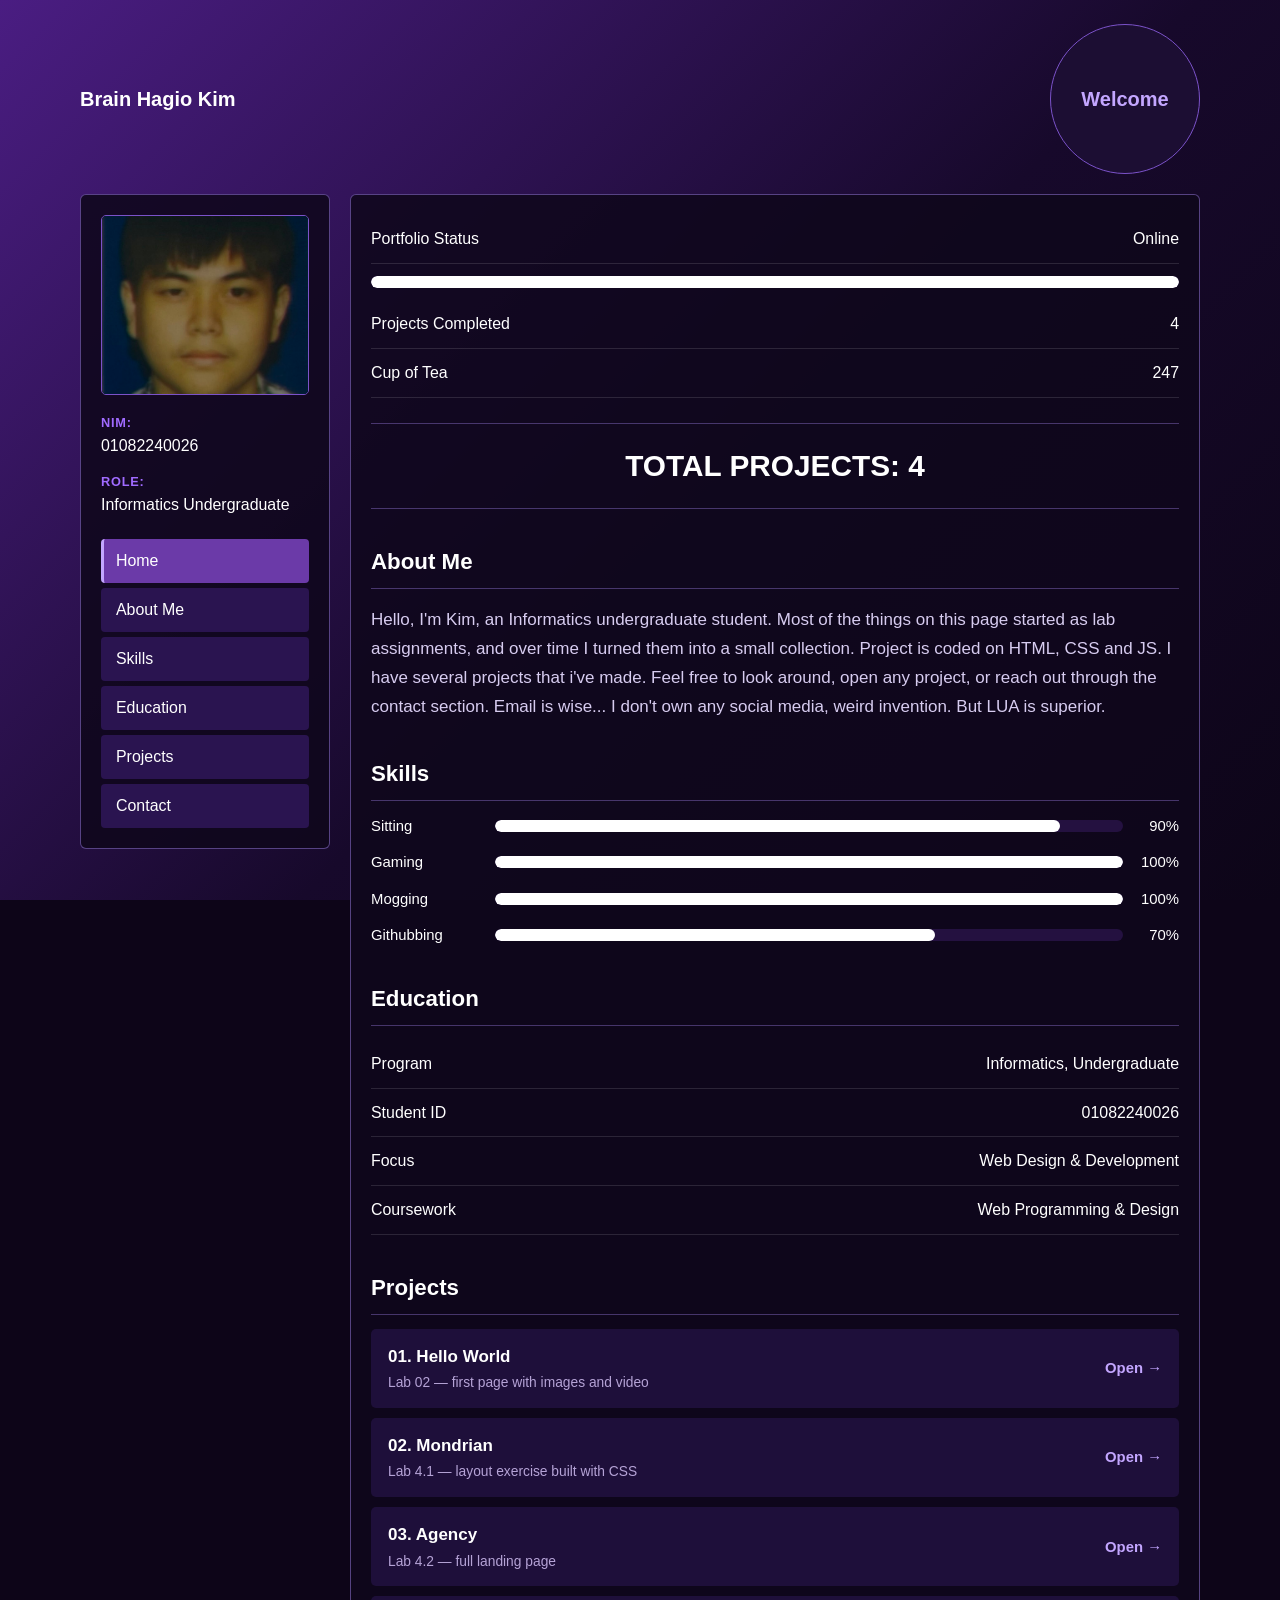
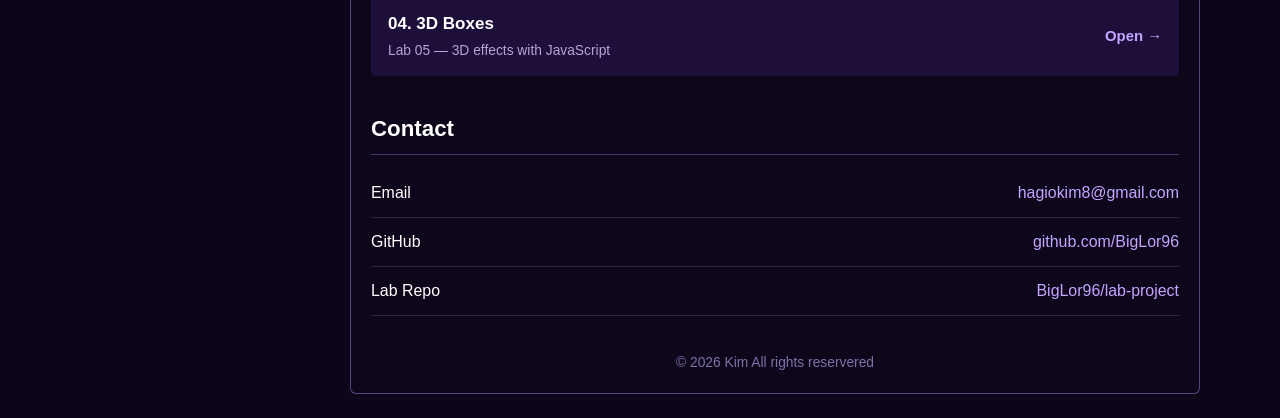
<file: index.html>
<!DOCTYPE html>
<html lang="en">
<head>
  <meta charset="UTF-8">
  <meta name="viewport" content="width=device-width, initial-scale=1.0">
  <title>Cairo69 Portfolio</title>
  <link rel="stylesheet" href="css/style.css">
</head>
<body>

  <header class="main-title">
    <strong>Brain Hagio Kim</strong><br>
    <div class="avatar" aria-hidden="true">Welcome</div>
  </header>

  <div class="container">

    <aside class="sidebar">
      <div class="logo-box"><img src="img/imagepfp.jpeg" alt="Profile picture"></div>

      <p class="info-label">NIM:</p>
      <p class="info-value">01082240026</p>

      <p class="info-label">Role:</p>
      <p class="info-value">Informatics Undergraduate</p>

      <nav aria-label="Main navigation">
        <a href="#home" class="menu-btn">Home</a>
        <a href="#about" class="menu-btn">About Me</a>
        <a href="#skills" class="menu-btn">Skills</a>
        <a href="#education" class="menu-btn">Education</a>
        <a href="#projects" class="menu-btn">Projects</a>
        <a href="#contact" class="menu-btn">Contact</a>
      </nav>
    </aside>

    <main class="content">

      <section id="home">
        <div class="row">
          <span>Portfolio Status</span>
          <span>Online</span>
        </div>
        <div class="bar">
          <div class="fill" style="width: 100%"></div>
        </div>
        <div class="row">
          <span>Projects Completed</span>
          <span>4</span>
        </div>
        <div class="row">
          <span>Cup of Tea</span>
          <span>247</span>
        </div>
        <h1 class="home-title">TOTAL PROJECTS: 4</h1>
      </section>

      <section id="about">
        <h2>About Me</h2>
        <p class="about-text">
            Hello, I'm Kim, an Informatics undergraduate student. Most of the
            things on this page started as lab assignments, and over time I
            turned them into a small collection. Project is coded on
            HTML, CSS and JS. I have several projects that i've made. Feel free to look around, open any
            project, or reach out through the contact section. Email is wise... I don't own any social media, weird invention. But LUA is superior.
        </p>
      </section>

      <section id="skills">
        <h2>Skills</h2>
        <div class="skill-row">
          <span>Sitting</span>
          <div class="bar"><div class="fill" style="width: 90%"></div></div>
          <span>90%</span>
        </div>
        <div class="skill-row">
          <span>Gaming</span>
          <div class="bar"><div class="fill" style="width: 100%"></div></div>
          <span>100%</span>
        </div>
        <div class="skill-row">
          <span>Mogging</span>
          <div class="bar"><div class="fill" style="width: 100%"></div></div>
          <span>100%</span>
        </div>
        <div class="skill-row">
          <span>Githubbing</span>
          <div class="bar"><div class="fill" style="width: 70%"></div></div>
          <span>70%</span>
        </div>
      </section>

      <section id="education">
        <h2>Education</h2>
        <div class="row">
          <span>Program</span>
          <span>Informatics, Undergraduate</span>
        </div>
        <div class="row">
          <span>Student ID</span>
          <span>01082240026</span>
        </div>
        <div class="row">
          <span>Focus</span>
          <span>Web Design &amp; Development</span>
        </div>
        <div class="row">
          <span>Coursework</span>
          <span>Web Programming &amp; Design</span>
        </div>
      </section>

      <section id="projects">
        <h2>Projects</h2>

        <a class="project" href="https://biglor96.github.io/lab-project/lab02-hello-world/tugas-lab02.html" target="_blank" rel="noopener noreferrer">
          <span>
            <b>01. Hello World</b>
            <small>Lab 02 — first page with images and video</small>
          </span>
          <span class="open">Open →</span>
        </a>

        <a class="project" href="https://biglor96.github.io/lab-project/lab04.1-mondrian/" target="_blank" rel="noopener noreferrer">
          <span>
            <b>02. Mondrian</b>
            <small>Lab 4.1 — layout exercise built with CSS</small>
          </span>
          <span class="open">Open →</span>
        </a>

        <a class="project" href="https://biglor96.github.io/lab-project/lab04.2-agency/" target="_blank" rel="noopener noreferrer">
          <span>
            <b>03. Agency</b>
            <small>Lab 4.2 — full landing page</small>
          </span>
          <span class="open">Open →</span>
        </a>

        <a class="project" href="https://biglor96.github.io/lab-project/lab05-3d-boxes/" target="_blank" rel="noopener noreferrer">
          <span>
            <b>04. 3D Boxes</b>
            <small>Lab 05 — 3D effects with JavaScript</small>
          </span>
          <span class="open">Open →</span>
        </a>
      </section>

      <section id="contact">
        <h2>Contact</h2>
        <div class="row">
          <span>Email</span>
          <a href="mailto:hagiokim8@gmail.com">hagiokim8@gmail.com</a>
        </div>
        <div class="row">
          <span>GitHub</span>
          <a href="https://github.com/BigLor96" target="_blank" rel="noopener noreferrer">github.com/BigLor96</a>
        </div>
        <div class="row">
          <span>Lab Repo</span>
          <a href="https://github.com/BigLor96/lab-project" target="_blank" rel="noopener noreferrer">BigLor96/lab-project</a>
        </div>
      </section>

      <p class="footer">© 2026 Kim All rights reservered</p>

    </main>

  </div>

  <script src="js/script.js"></script>
</body>
</html>
</file>
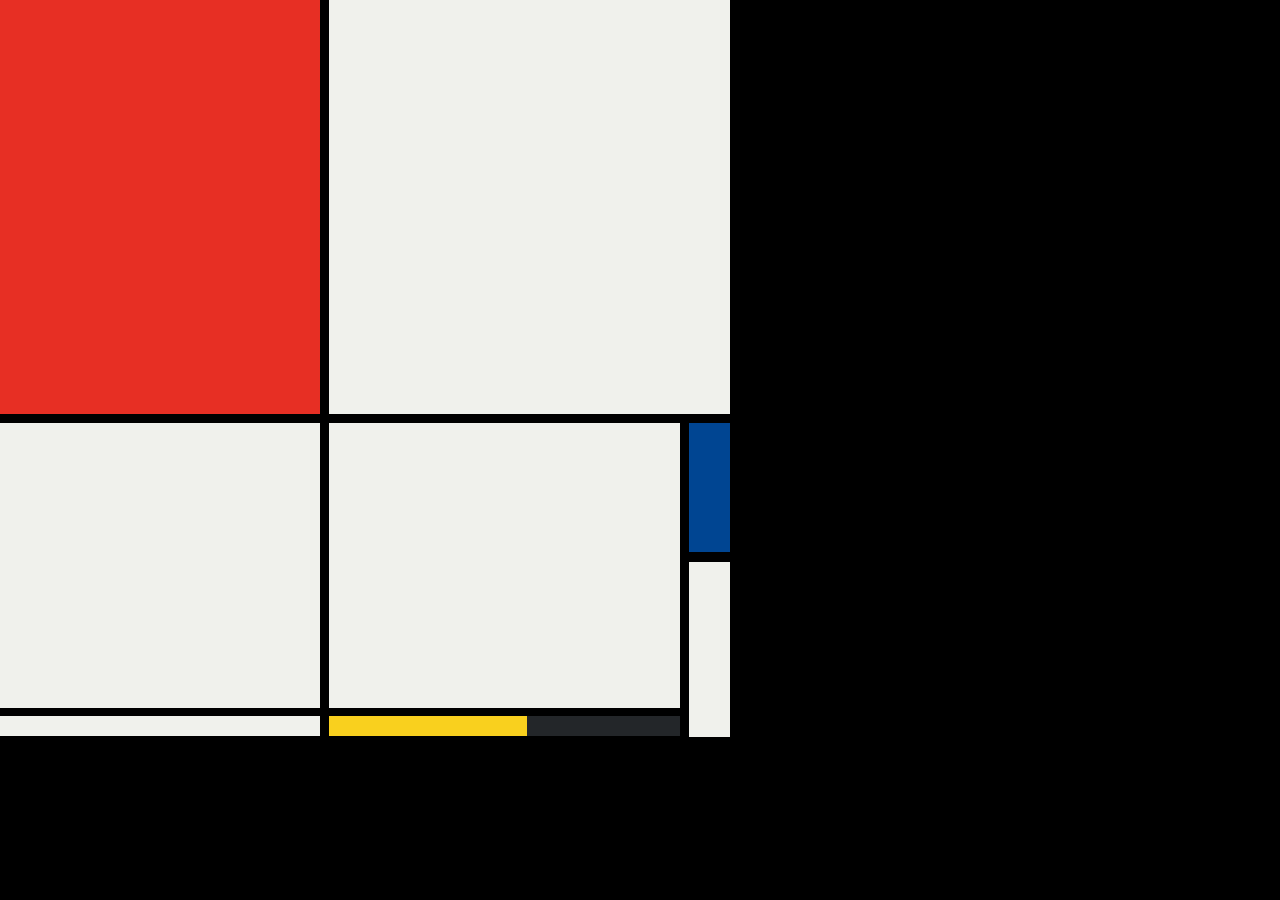
<file: lab04.1-mondrian/index.html>
<!DOCTYPE html>
<html lang="en">

<head>
  <meta charset="UTF-8">
  <meta name="viewport" content="width=device-width, initial-scale=1.0">
  <title>Mondrian Project</title>
 <style>
  * {
    margin: 0;
  }

  body {
    display: grid;
    grid-template-rows: 414px 120px 155px 20px;
    grid-template-columns: 320px 351px 50px;
    gap: 9px;
    background-color: #000;
    width: 748px;
    height: 748px;
  }
/* Section 1  */
    .red {
      background-color: #E72F24;
      grid-column: 1 / 3;
      grid-row: 1 / 3;
      height: 414px;
      width: 320px;
    }
    .top-right {
      background-color: #F0F1EC;
      grid-column: 2 / 3;
      grid-row: 1 / 3;
      height: 414px;
      width: 401px;
/* Section 2  */
    }
    .middle-left-large {
        background-color: #F0F1EC;
        grid-column: 1 / 3;
        grid-row: 2 / 3;
        height: 285px;
        width: 320px;
    }
    .middle-middle-large {
        background-color: #F0F1EC;
        grid-column: 2 / 3;
        grid-row: 2 / 3;
        height: 285px;
        width: 351px;
    }
    .blue {
        background-color: #004592;
        grid-column: 3 / 4;
        grid-row: 2 / 3;
        height: 130px;
        width: 41px;
    }
/* Section   */
    .middle2-right-small{
        background-color: #F0F1EC;
        grid-column: 3 / -1;
        grid-row: 3 / 4;
        border-top: 10px solid #000;
        height: 175px;
        width: 41px;
    }
    .middle2-left-medium{
        background-color: #F0F1EC;
        grid-column: 1 / 4;
        grid-row: 4 / 5;
        height: 20px;
        width: 320px;
    }
    .yellow {
        background-color: #F9D01E;
        grid-column: 2 / 3;
        grid-row: 4 / 5;
        height: 20px;
        width: 198px;
    }
    .black {
        background-color: #232629;
        grid-column: 2 / 3;
        grid-row: 4 / 5;
        height: 20px;
        width: 153px;
        justify-self: end;
    }






    /*
    Write your CSS here
    Gap Colour: #000
    White: #F0F1EC
    Red: #E72F24
    Black: #232629
    Blue: #004592
    Yellow: #F9D01E

    For dimensions, see dimensions.png image.
    HINT: Remember you can't change the properties of grid lines.
    But grid lines are transparent!
    */
  </style>
</head>

<body>

  <div class="red"></div>
  <div class="white top-right"></div>


  <div class="white middle-left-large"></div>
  <div class="white middle-middle-large"></div>
  <div class="blue"></div>
  <div class="white middle2-right-small"></div>


  <div class="white middle2-left-medium"></div>
  <div class="white middle2-middle-long"></div>



  <div class="yellow"></div>
  <div class="black"></div>
  <div class="white bottom-left-long"></div>
</body>

</html>
</file>
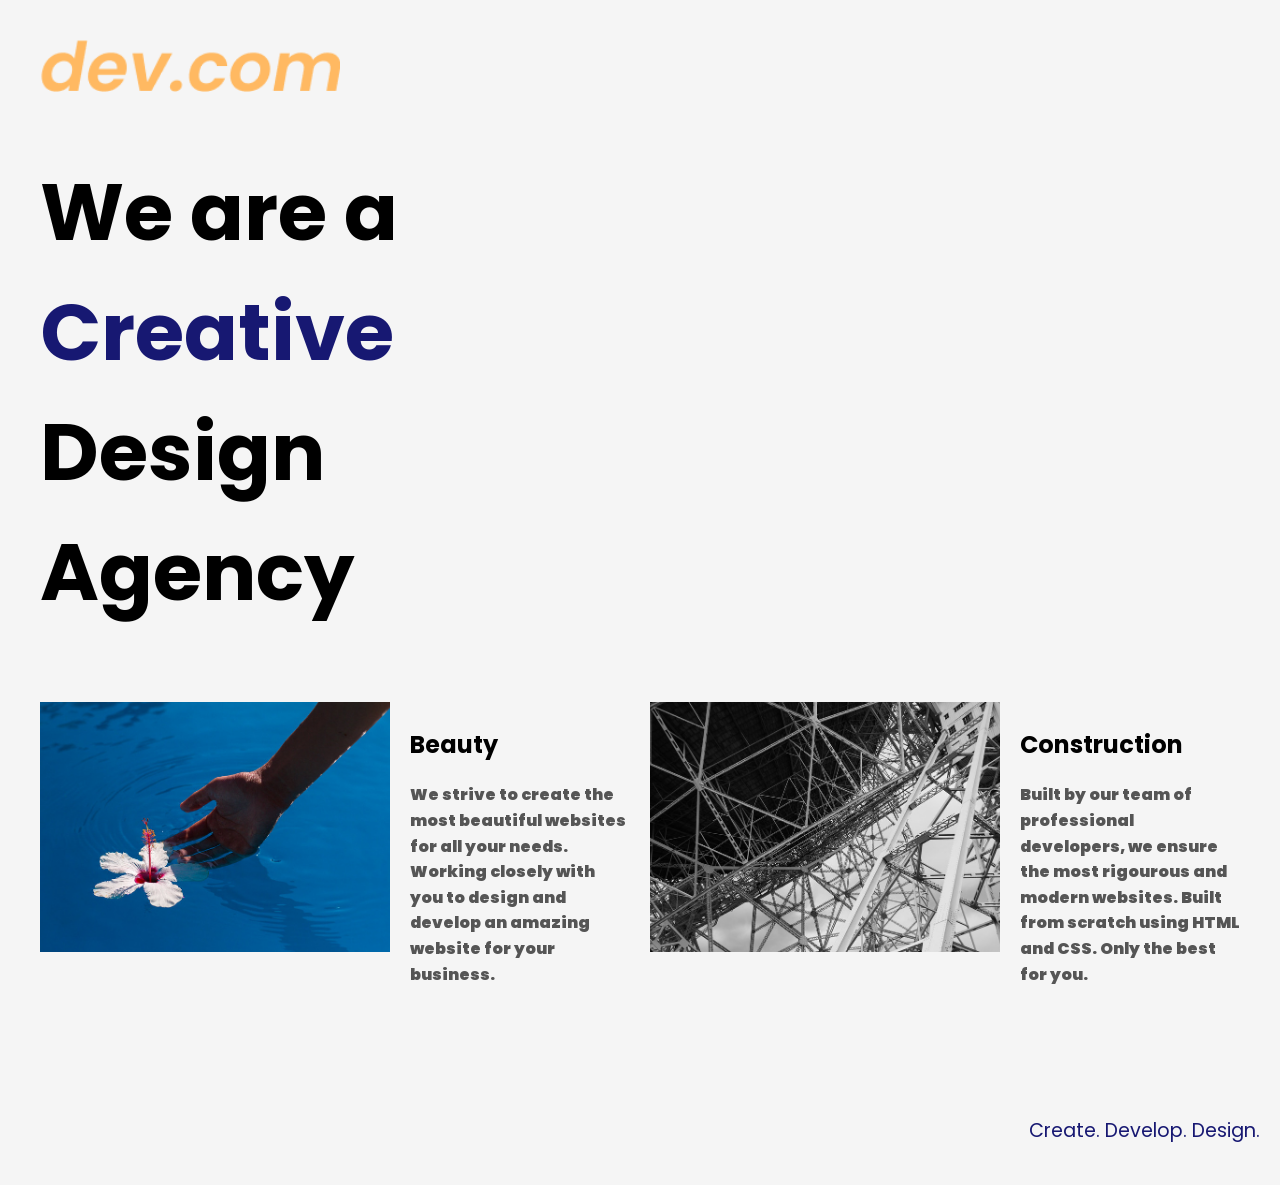
<file: lab04.2-agency/index.html>
<!DOCTYPE html>
<html lang="en">

<head>
  <meta charset="UTF-8">
  <meta name="viewport" content="width=device-width, initial-scale=1.0">
  <title>Agency</title>
  <link rel="stylesheet" href="./style.css">
  <link rel="preconnect" href="https://fonts.googleapis.com">
  <link rel="preconnect" href="https://fonts.gstatic.com" crossorigin>
  <link href="https://fonts.googleapis.com/css2?family=Poppins:wght@400;700&display=swap" rel="stylesheet">
</head>

<body>
  <div class="main">
    <img class="logo" src="./assets/images/logo.png" alt="logo">
    <h1>We are a <span class="blue-text">Creative </span>Design Agency</h1>

    <div class="left card">
      <img class="tile-image" src="./assets/images/beautiful.jpg" alt="hand and flower in water">
      <div class="card-content">
        <h2 class="card-title">Beauty</h2>
        <p class="card-text">We strive to create the most beautiful websites for all your needs. Working closely with you
          to
          design and
          develop an amazing website for your business.</p>
      </div>
    </div>

    <div class="right card">
      <img class="tile-image" src="./assets/images/construction.jpg" alt="metal structure">
      <div class="card-content">
        <h2 class="card-title">Construction</h2>
        <p class="card-text">Built by our team of professional developers, we ensure the most rigourous and modern websites. Built from
          scratch using HTML and CSS. Only the best for you.</p>
      </div>
    </div>

  </div>
  <footer>
    <p><span class="blue-text">Create. Develop. Design.</span></p>
  </footer>
</body>

</html>
</file>
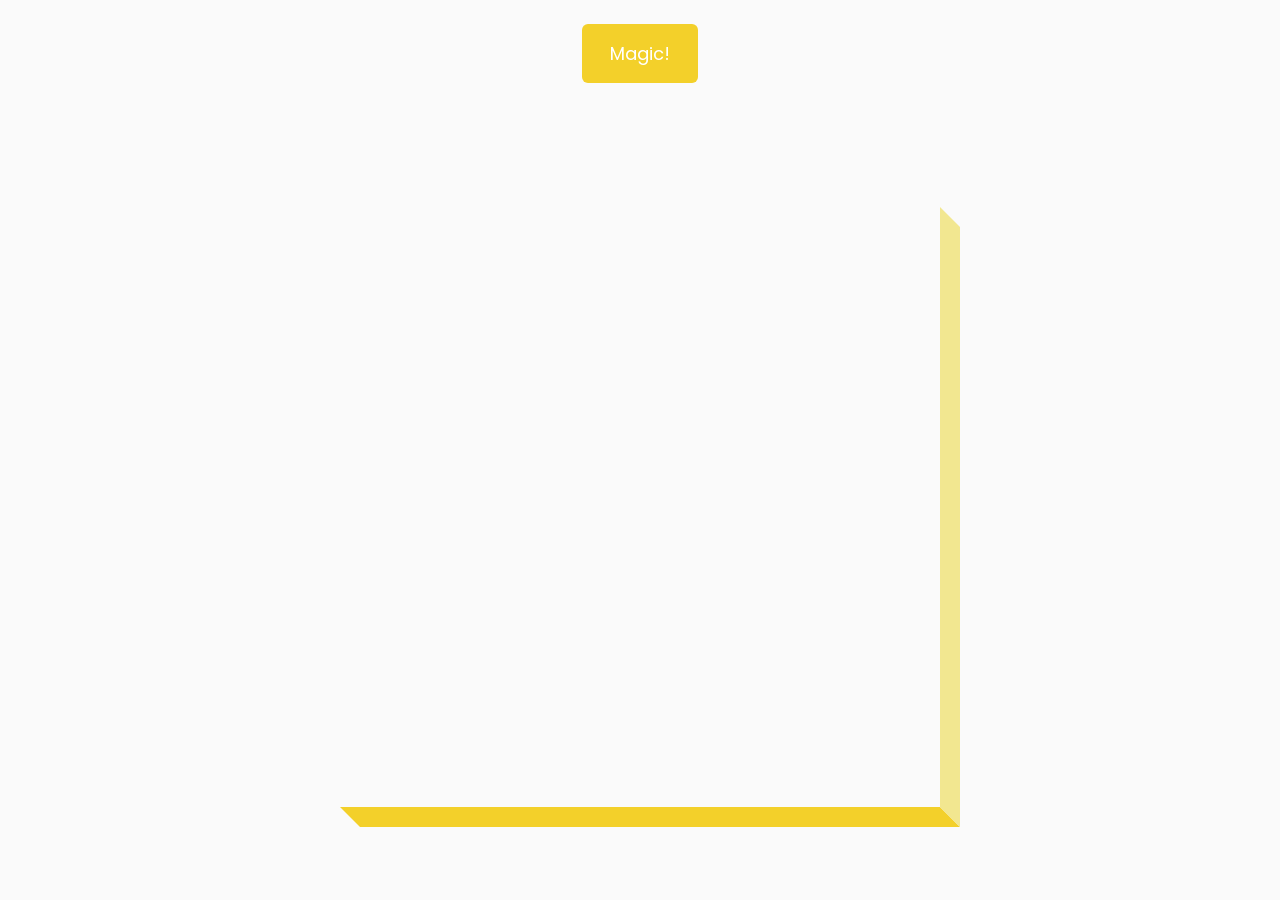
<file: lab05-3d-boxes/index.html>
<!DOCTYPE html>
<html lang="en">
  <head>
    <meta charset="UTF-8" />
    <meta name="viewport" content="width=device-width, initial-scale=1.0" />
    <link
      rel="stylesheet"
      href="https://cdnjs.cloudflare.com/ajax/libs/font-awesome/5.14.0/css/all.min.css"
      integrity="sha512-1PKOgIY59xJ8Co8+NE6FZ+LOAZKjy+KY8iq0G4B3CyeY6wYHN3yt9PW0XpSriVlkMXe40PTKnXrLnZ9+fkDaog=="
      crossorigin="anonymous"
    />
    <link rel="stylesheet" href="style.css" />
    <title>3D Boxes Background</title>
  </head>
  <body>
    <button id="btn" class="magic">Magic!</button>
    <div id="boxes" class="boxes big"></div>
    <script src="script.js"></script>
  </body>
</html>
</file>
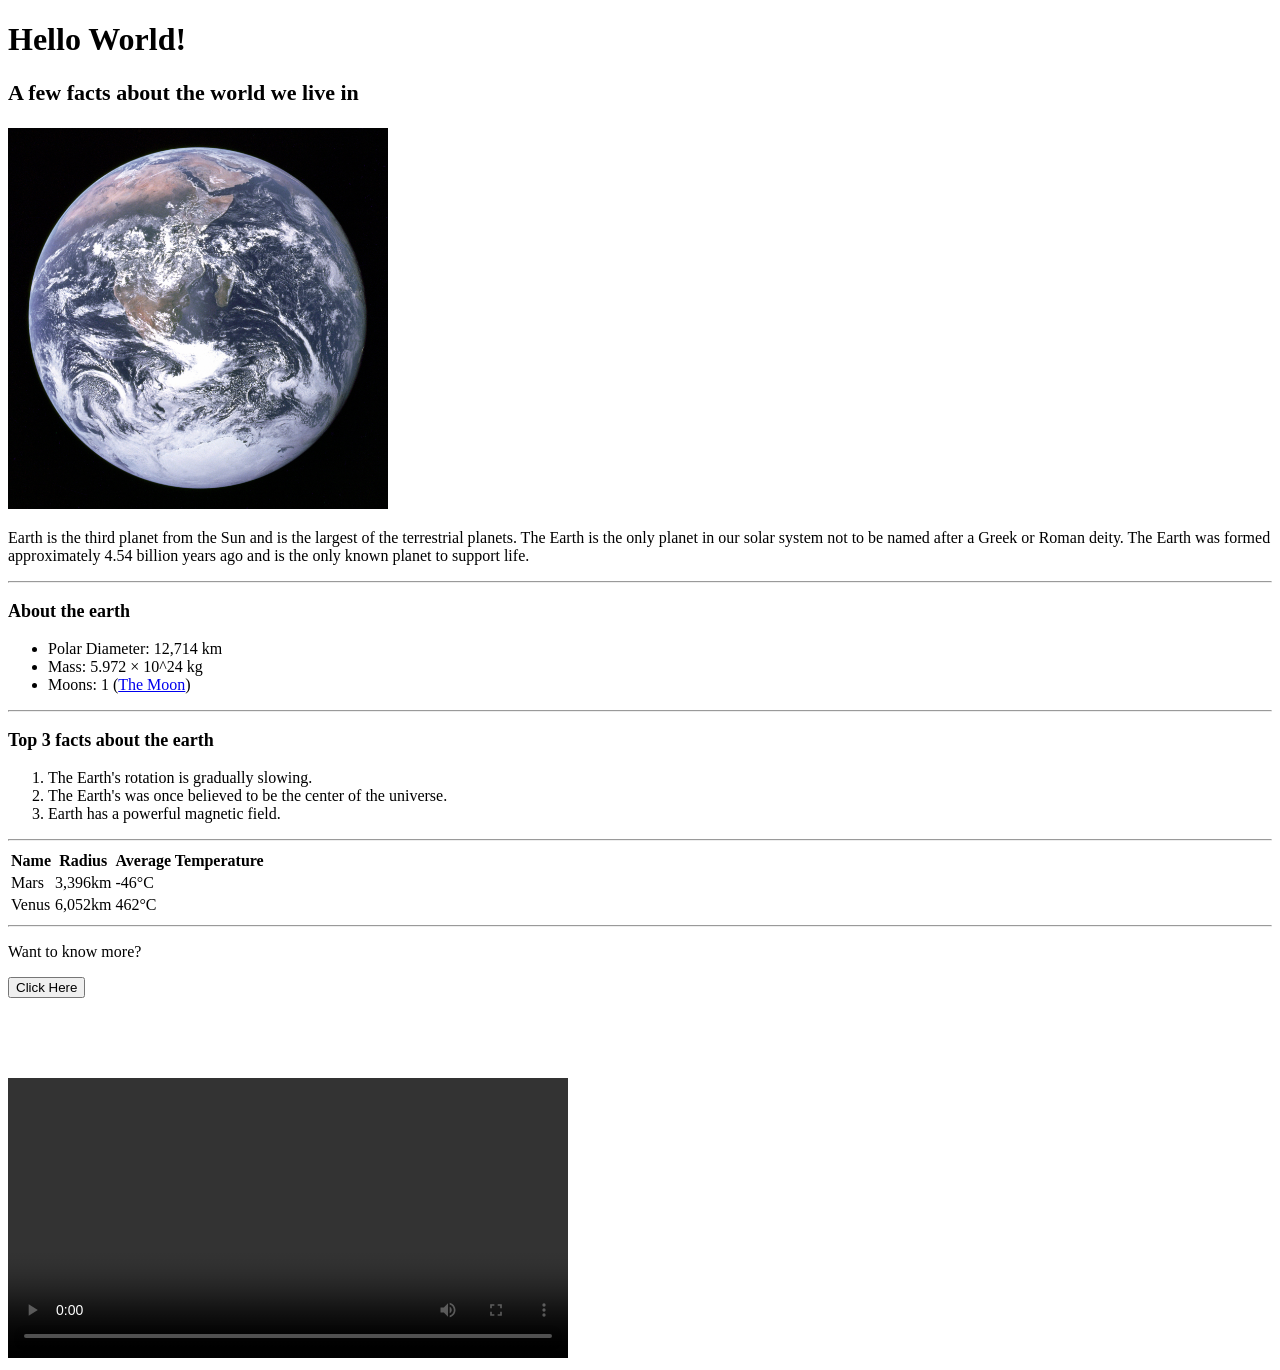
<file: tugas-lab02.html>
<!DOCTYPE html>
<html lang="en"
    <head>
        <meta charset="UTF-8">
        <meta name="viewport" content="width=device-width, initial-scale=1.0">
        <title>Hello World</title>
    </head>
    <body>
        <h1>Hello World!</h1>
        <p style="font-weight: bold; font-size: 22px">A few facts about the world we live in</p>
        <img src="src/earth.jpeg" alt="earth" style="width: 380px; height: auto;">
        <p>Earth is the third planet from the Sun and is the largest of the terrestrial planets. The Earth is the only planet in our solar system not to be named after a Greek or Roman deity. The Earth was formed approximately 4.54 billion years ago and is the only known planet to support life. </p>
        <hr>
        <p style="font-weight: bold; font-size: 18px">About the earth </p>
        <ul>
            <li>Polar Diameter: 12,714 km</li>
            <li>Mass: 5.972 × 10^24 kg</li>
            <li>Moons: 1 (<a href="https://en.wikipedia.org/wiki/Moon">The Moon</a>)</li>
        </ul>
        <hr>
        <p style="font-weight: bold; font-size: 18px">Top 3 facts about the earth</p>
        <ol>
            <li>The Earth's rotation is gradually slowing.</li>
            <li>The Earth's was once believed to be the center of the universe.</li>
            <li>Earth has a powerful magnetic field.</li>
        </ol>
        <hr>
        <table>
            <tr>
                <th>Name</th>
                <th>Radius</th>
                <th>Average Temperature</th>
            </tr>
            <tr>
                <td>Mars</td>
                <td>3,396km</td>
                <td>-46°C</td>
            </tr>
            <tr>
                <td>Venus</td>
                <td>6,052km</td>
                <td>462°C</td>
            </tr>
        </table>
        <hr>
        <p style="font-size: 16px">Want to know more?</p>
        <button class="btn" onclick="window.location.href='https://space-facts.com/earth/'">Click Here</button>
        <div style="height: 80px"></div>
        <video controls width="560">
            <source src="src/earth.mp4" type="video/mp4">
            Your browser does not support the video tag.
        </video>
    </body>

</html>
</file>
<file: css/style.css>
@import url('https://fonts.cdnfonts.com/css/pricedown');

@font-face {
  font-family: 'Chalet London 1960';
  font-style: normal;
  font-weight: 400;
  font-display: swap;
  src: url('https://fonts.cdnfonts.com/s/38490/ChaletLondonNineteenSixty.woff') format('woff');
}

* {
  box-sizing: border-box;
}

:root {
  color: #fff;
  background: #0d0518;
  font-family: var(--site-font-family);
  font-size: var(--site-font-size);
  line-height: 1.5;
  scroll-behavior: smooth;
}

/* Page background and the spacings */
body {
  min-height: 100vh;
  margin: 0;
  padding: 24px;
  color: #fff;
  background: linear-gradient(135deg, #4a1d82 0%, #17092b 55%, #0d0518 100%);
  background-attachment: fixed;
}

/* centering the main title and container */
.main-title,
.container {
  width: min(1120px, 100%);
  margin: 0 auto;
}

/* Main title and avatar top of the page. */
.main-title {
  display: flex;
  align-items: center;
  justify-content: space-between;
  margin-bottom: 20px;
  font-size: 20px;
}

/* Circle with initial top right corner. */
.avatar {
  display: grid;
  width: 150px;
  height: 150px;
  place-items: center;
  border: 1px solid #7b52c9;
  border-radius: 50%;
  background: #1c0e33;
  color: #c3a6ff;
  font-weight: 700;
}

/* Sidebar on the left, portfolio content on the right. */
.container {
  display: grid;
  grid-template-columns: 250px minmax(0, 1fr);
  align-items: start;
  gap: 20px;
}

/* Shared panel styling for the sidebar and main content. */
.sidebar,
.content {
  min-width: 0;
  padding: 20px;
  border: 1px solid rgba(174, 140, 255, 0.45);
  border-radius: 6px;
  background: rgba(15, 7, 28, 0.88);
}

/* Profile picture frame in the left sidebar. */
.logo-box {
  height: 180px;
  margin-bottom: 18px;
  overflow: hidden;
  border-radius: 5px;
  border: 1px solid #7b52c9;
  background: #1c0e33;
}

.logo-box img {
  display: block;
  width: 100%;
  height: 100%;
  object-fit: cover;
}

/* Owner and Role labels in the left sidebar. */
.info-label {
  margin: 14px 0 2px;
  color: #a06bff;
  font-size: 0.75rem;
  font-weight: 700;
  letter-spacing: 0.06em;
  text-transform: uppercase;
}

/* Values shown under Owner and Role. */
.info-value {
  margin: 0;
  font-size: 0.9375rem;
}

/* Left Sidebar links for Home, About Me, Skills, Projects, and Contact. */
nav {
  margin-top: 22px;
}

.menu-btn {
  display: block;
  margin-top: 5px;
  padding: 10px 12px;
  border-left: 3px solid transparent;
  border-radius: 4px;
  background: #2a1450;
  color: #fff;
  font-size: 0.9375rem;
  text-decoration: none;
  transition: background-color 150ms ease, color 150ms ease;
}

.menu-btn:hover,
.menu-btn.active {
  border-left-color: #c3a6ff;
  background: #6b3aa8;
  color: #fff;
}

.menu-btn:focus-visible,
a:focus-visible {
  outline: 2px solid #c3a6ff;
  outline-offset: 3px;
}

/* Spacing and anchor offset for each page section. */
section {
  margin-bottom: 36px;
  scroll-margin-top: 20px;
}

section:last-of-type {
  margin-bottom: 28px;
}

/* Section titles: About Me, Skills, Projects, and Contact. */
h2 {
  margin: 0 0 14px;
  padding-bottom: 9px;
  border-bottom: 1px solid rgba(174, 140, 255, 0.35);
  font-family: inherit;
  font-size: 1.3125rem;
  font-weight: 600;
}

/* Home statistics and the rows in the Contact section. */
.row {
  display: flex;
  align-items: center;
  justify-content: space-between;
  gap: 16px;
  padding: 12px 0;
  border-bottom: 1px solid rgba(255, 255, 255, 0.12);
  font-size: 0.9375rem;
}

.row a {
  color: #c3a6ff;
  text-align: right;
  text-decoration: none;
  overflow-wrap: anywhere;
}

.row a:hover {
  text-decoration: underline;
}

/* Background and filled portion of the progress bars. */
.bar {
  height: 12px;
  margin: 12px 0;
  overflow: hidden;
  border-radius: 99px;
  background: #241140;
}

.fill {
  height: 100%;
  border-radius: inherit;
  background: #fff;
}

/* Home title showing the total number of projects. */
.home-title {
  margin: 25px 0 0;
  padding: 20px 0;
  border-top: 1px solid rgba(174, 140, 255, 0.35);
  border-bottom: 1px solid rgba(174, 140, 255, 0.35);
  font-size: clamp(1.375rem, calc(var(--site-font-size) + 1vw), 2.125rem);
  font-weight: 600;
  text-align: center;
}

/* About Me text. */
.about-text {
  color: #d7ccf0;
  font-size: 1rem;
  line-height: 1.7;
}

/* Skill names, progress bars, and percentages. */
.skill-row {
  display: grid;
  grid-template-columns: 110px minmax(0, 1fr) 42px;
  align-items: center;
  gap: 14px;
  margin-bottom: 14px;
  font-size: 0.875rem;
}

.skill-row .bar {
  margin: 0;
}

.skill-row span:last-child {
  text-align: right;
}

/* Clickable project cards in the Projects section. */
.project {
  display: flex;
  align-items: center;
  justify-content: space-between;
  gap: 16px;
  margin-bottom: 10px;
  padding: 14px 16px;
  border: 1px solid transparent;
  border-radius: 5px;
  background: #1e0f3a;
  color: inherit;
  text-decoration: none;
  transition: background-color 150ms ease, border-color 150ms ease;
}

.project:hover {
  border-color: #a06bff;
  background: #2f1860;
}

/* Project title inside each project card. */
.project b {
  display: block;
  font-size: 1rem;
}

/* Short description below each project title. */
.project small {
  display: block;
  margin-top: 3px;
  color: #b5a3d6;
  font-size: 0.8125rem;
}

/* Open link label on each project card. */
.open {
  color: #c3a6ff;
  font-size: 0.875rem;
  font-weight: 600;
  white-space: nowrap;
}

/* anti stealer copyright */
.footer {
  margin: 0;
  padding-top: 8px;
  color: #7f71a8;
  font-size: 0.8125rem;
  text-align: center;
}

/* Stack the sidebar above the content on narrow screens. */
@media (max-width: 760px) {
  body {
    padding: 16px;
  }

  .container {
    grid-template-columns: 1fr;
    gap: 14px;
  }

  .sidebar,
  .content {
    padding: 18px;
  }

  .logo-box {
    height: 200px;
  }

  nav {
    display: grid;
    grid-template-columns: repeat(2, minmax(0, 1fr));
    gap: 4px 8px;
  }
}

/* Tighten row spacing on very small screens. */
@media (max-width: 420px) {
  body {
    padding: 12px;
  }

  .row {
    align-items: flex-start;
    font-size: 0.875rem;
  }

  .skill-row {
    grid-template-columns: 82px minmax(0, 1fr) 36px;
    gap: 9px;
  }

  .project {
    align-items: flex-start;
    padding: 12px;
  }
}

/* Global font controls: change these values to update the page fonts and size. */
:root {
  --site-font-family: 'Chalet London 1960', sans-serif; /* Main UI font */
  --title-font-family: 'Pricedown Bl', sans-serif; /* Logo and heading font. */
  --site-font-size: 17px;
}

/* Pricedown for the name at the top and all page titles. */
.main-title,
h1,
h2 {
  font-family: var(--title-font-family);
}
</file>
<file: lab04.2-agency/style.css>
body {
  margin: 0;
  font-family: 'Poppins', sans-serif;
  background-color: #f5f5f5;

}
.main {
    display: grid;
    grid-template-columns: 1fr 1fr;
    gap: 20px;
    padding: 40px;
}
.logo {
    width: 300px;
    grid-column: 1 / 3;
    margin-bottom: 20px;
}

h1 {
  font-size: 5rem;
  grid: 1 / 3;
  margin: 20px 0 50px 0;
}

.blue-text {
  color: #171872;
}

.card {
  display: flex;
  gap: 20px;
  align-items: flex-start;
}
.card-content {
  display: flex;
  flex-direction: column;
  margin-top: 25px;
}
.card-text {
  line-height: 1.6;
  color: black;
  font-weight: 1000;
  margin: 10px 0 0 0;
}
.left.card {
  grid-column: 1 / 2;
}
.right.card {
  grid-column: 2 / 3;
}
.tile-image {
  width: 350px;
  height: 250px;
  object-fit: cover;
}
.card-title {
  font-size: 1.5rem;
  margin: 0 0 10px 0;
}
.card-text {
  line-height: 1.6;
  color: #555;
}


footer {
    text-align: right;
    padding: 20px;
    font-size: 1.2rem;
    color: #333;
    margin-top: 50px;
}
</file>
<file: lab05-3d-boxes/style.css>
@import url('https://fonts.googleapis.com/css2?family=Roboto:wght@400;700&display=swap');
@import url('https://fonts.googleapis.com/css2?family=Poppins&display=swap');

* {
  box-sizing: border-box;
}

body {
  margin: 0;
  min-height: 100vh;
  background-color: #fafafa;
  font-family: 'Roboto', sans-serif;
  display: flex;
  flex-direction: column;
  align-items: center;
}

.magic {
  margin-top: 24px;
  padding: 16px 28px;
  border: none;
  border-radius: 6px;
  background-color: #f3d02a;
  color: #ffffff;
  font-family: 'Poppins', sans-serif;
  font-size: 18px;
  cursor: pointer;
}

.magic:focus {
  outline: none;
}

.magic:active {
  transform: scale(0.96);
}

.boxes {
  display: flex;
  flex-wrap: wrap;
  justify-content: center;
  align-content: flex-start;
  gap: 30px;
  width: 690px;
  height: 720px;
  margin-top: 64px;
}

.boxes.big {
  align-content: center;
}

.boxes.big .box {
  width: 600px;
  height: 600px;
}

.box {
  background-image: url('https://media.giphy.com/media/v1.Y2lkPTc5MGI3NjExMXRoajV4dGh5OTI0cWtwY2tjN3EyaXVvdWw5c2RlY2V0MWR5cHZ6NSZlcD12MV9naWZzX3NlYXJjaCZjdD1n/fgR5ghGSXWpuU/giphy.gif');
  background-repeat: no-repeat;
  background-size: 600px 600px;
  position: relative;
  width: 150px;
  height: 150px;
  animation: rotateIn 0.3s ease-out;
}

.box::after {
  content: '';
  position: absolute;
  top: 0;
  right: -20px;
  width: 20px;
  height: 100%;
  background-color: #f2e790;
  transform: skewY(45deg);
  transform-origin: top left;
}

.box::before {
  content: '';
  position: absolute;
  left: 0;
  bottom: -20px;
  width: 100%;
  height: 20px;
  background-color: #f3d02a;
  transform: skewX(45deg);
  transform-origin: top left;
}

@keyframes rotateIn {
  from {
    transform: rotate(-15deg);
  }
  to {
    transform: rotate(0);
  }
}
</file>
